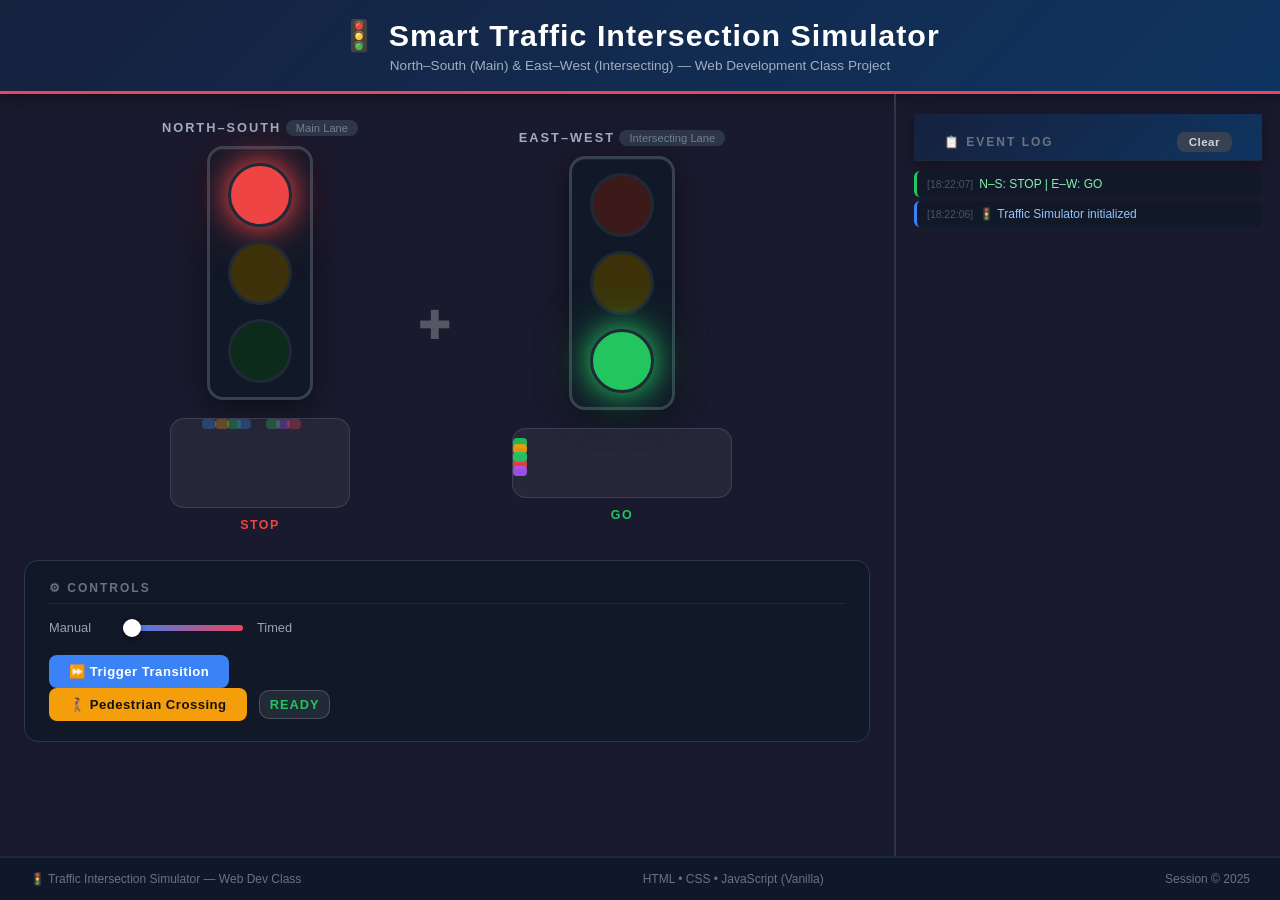
<file: index.html>
<!DOCTYPE html>
<html lang="en">
<head>
  <meta charset="UTF-8" />
  <meta name="viewport" content="width=device-width, initial-scale=1.0" />
  <title>Smart Traffic Intersection Simulator</title>
  <link rel="stylesheet" href="style.css" />
</head>
<body>

  <!-- ===== HEADER ===== -->
  <header>
    <h1>🚦 Smart Traffic Intersection Simulator</h1>
    <p>North–South (Main) &amp; East–West (Intersecting) — Web Development Class Project</p>
  </header>

  <!-- ===== MAIN CONTENT ===== -->
  <main class="main-content">

    <!-- LEFT: Simulation Panel (70%) -->
    <section class="simulation-panel">

      <!-- Traffic Lights -->
      <section class="intersection-container">

        <!-- North–South Light -->
        <figure class="traffic-light-unit">
          <figcaption>
            <span class="lane-label">North–South</span>
            <span class="lane-badge">Main Lane</span>
          </figcaption>
          <div class="traffic-light" id="ns-light">
            <div class="light red"    id="ns-red"></div>
            <div class="light yellow" id="ns-yellow"></div>
            <div class="light green"  id="ns-green"></div>
          </div>

          <div class="road" id="ns-road">
            <div class="particles vertical"></div>
          </div>

          <span class="state-text" id="ns-state-text">STOP</span>
        </figure>

        <!-- Intersection Icon -->
        <span class="intersection-icon" aria-hidden="true">✚</span>

        <!-- East–West Light -->
        <figure class="traffic-light-unit">
          <figcaption>
            <span class="lane-label">East–West</span>
            <span class="lane-badge">Intersecting Lane</span>
          </figcaption>
          <div class="traffic-light" id="ew-light">
            <div class="light red"    id="ew-red"></div>
            <div class="light yellow" id="ew-yellow"></div>
            <div class="light green"  id="ew-green"></div>
          </div>

          <div class="road" id="ew-road">
            <div class="particles horizontal"></div>
          </div>

          <span class="state-text" id="ew-state-text">GO</span>
        </figure>

      </section><!-- /intersection-container -->

      <!-- Controls Panel -->
      <section class="controls-panel">
        <h3>⚙ Controls</h3>

        <!-- Mode Toggle Slider -->
        <fieldset class="mode-toggle-row">
          <legend class="visually-hidden">Operating mode</legend>
          <span class="mode-label" id="label-manual">Manual</span>
          <input type="range" class="mode-slider" id="mode-slider" min="0" max="1" step="1" value="0" aria-label="Switch between manual and timed mode" />
          <span class="mode-label" id="label-timed">Timed</span>
        </fieldset>

        <!-- Manual Controls -->
        <fieldset class="control-group" id="manual-controls">
          <legend class="visually-hidden">Manual controls</legend>
          <button class="btn btn-primary" id="btn-transition">
            ⏩ Trigger Transition
          </button>
        </fieldset>

        <!-- Pedestrian Crossing -->
        <fieldset class="control-group pedestrian-group">
          <legend class="visually-hidden">Pedestrian crossing</legend>
          <button class="btn btn-warning" id="btn-pedestrian">
            🚶‍♀️ Pedestrian Crossing
          </button>
          <span id="pedestrian-status" class="pedestrian-status">READY</span>
        </fieldset>

        <!-- Timed Controls -->
        <fieldset class="control-group hidden" id="timed-controls">
          <legend class="visually-hidden">Timed controls</legend>
          <div class="timed-input-group">
            <label for="ns-time">N–S Go Time (sec)</label>
            <input type="text" id="ns-time" value="10" placeholder="e.g. 10" />
          </div>
          <div class="timed-input-group">
            <label for="ew-time">E–W Go Time (sec)</label>
            <input type="text" id="ew-time" value="7" placeholder="e.g. 7" />
          </div>
          <button class="btn btn-success" id="btn-start-timed">▶ Start</button>
          <button class="btn btn-danger"  id="btn-stop-timed">■ Stop</button>
        </fieldset>

      </section><!-- /controls-panel -->
    </section><!-- /simulation-panel -->

    <!-- RIGHT: Log Panel (30%) -->
    <aside class="log-panel">
      <header class="log-header">
        <h3>📋 Event Log</h3>
        <button class="btn btn-secondary btn-sm" id="btn-clear-log">Clear</button>
      </header>
      <div id="log-container"></div>
    </aside>

  </main><!-- /main-content -->

  <!-- ===== FOOTER ===== -->
  <footer>
    <span>🚦 Traffic Intersection Simulator — Web Dev Class</span>
    <span>HTML &bull; CSS &bull; JavaScript (Vanilla)</span>
    <span>Session &copy; 2025</span>
  </footer>

  <script src="script.js"></script>
</body>
</html>
</file>
<file: style.css>
/* ============================================================
   style.css — Smart Traffic Intersection Simulator
   Web Development Class — Session 1 Scaffold
   ============================================================ */

/* ─── RESET & BASE ─────────────────────────────────────────── */
* {
  box-sizing: border-box;
  margin: 0;
  padding: 0;
}

body {
  font-family: 'Segoe UI', Tahoma, Geneva, Verdana, sans-serif;
  background: #1a1a2e;
  color: #e0e0e0;
  display: flex;
  flex-direction: column;
  min-height: 100vh;
}

/* ─── HEADER ────────────────────────────────────────────────── */
header {
  background: linear-gradient(135deg, #16213e, #0f3460);
  padding: 18px 30px;
  text-align: center;
  border-bottom: 3px solid #e94560;
  box-shadow: 0 4px 15px rgba(0, 0, 0, 0.4);
}

header h1 {
  font-size: 1.9rem;
  font-weight: 700;
  color: #ffffff;
  letter-spacing: 1px;
}

header p {
  font-size: 0.85rem;
  color: #a0aec0;
  margin-top: 4px;
}

/* ─── MAIN LAYOUT ───────────────────────────────────────────── */
.main-content {
  display: flex;
  flex: 1;
  overflow: hidden;
}

/* ─── LEFT PANEL — Simulation (70%) ────────────────────────── */
.simulation-panel {
  width: 70%;
  padding: 24px;
  display: flex;
  flex-direction: column;
  align-items: center;
  gap: 28px;
  border-right: 2px solid #2d3748;
}

/* ─── INTERSECTION LAYOUT ───────────────────────────────────── */
.intersection-container {
  display: flex;
  gap: 60px;
  align-items: center;
  justify-content: center;
  flex-wrap: wrap;
}

.intersection-icon {
  font-size: 2.5rem;
  opacity: 0.3;
  user-select: none;
}

/* ─── TRAFFIC LIGHT UNIT ────────────────────────────────────── */
.traffic-light-unit {
  display: flex;
  flex-direction: column;
  align-items: center;
  gap: 10px;
}

.lane-label {
  font-size: 0.8rem;
  font-weight: 600;
  text-transform: uppercase;
  letter-spacing: 2px;
  color: #a0aec0;
}

/* ---------- Road / Traffic Particles ---------- */
.road {
  position: relative;
  width: 180px;
  height: 90px;
  margin-top: 8px;
  border-radius: 14px;
  background: rgba(255, 255, 255, 0.06);
  border: 1px solid rgba(148, 163, 184, 0.2);
  overflow: hidden;
}

.road#ew-road {
  width: 220px;
  height: 70px;
}

.particles {
  position: relative;
  width: 100%;
  height: 100%;
}

.particle {
  position: absolute;
  width: 14px;
  height: 10px;
  border-radius: 4px;
  opacity: 0.85;
  animation-iteration-count: infinite;
  animation-timing-function: linear;
}

.particles.horizontal .particle {
  top: 50%;
  transform: translateY(-50%);
  animation-name: drive-right;
}

.particles.vertical .particle {
  left: 50%;
  transform: translateX(-50%);
  animation-name: drive-down;
}

.particles.go .particle {
  animation-duration: var(--speed, 3s);
  animation-play-state: running;
  opacity: 0.9;
}

.particles.warning .particle {
  animation-duration: var(--speed, 5s);
  animation-play-state: running;
  opacity: 0.6;
}

.particles.stop .particle {
  animation-play-state: paused;
  opacity: 0.3;
}

@keyframes drive-right {
  0% { left: -20px; }
  100% { left: 110%; }
}

@keyframes drive-down {
  0% { top: -20px; }
  100% { top: 110%; }
}

.lane-badge {
  font-size: 0.7rem;
  background: #2d3748;
  padding: 2px 10px;
  border-radius: 20px;
  color: #718096;
  margin-top: -6px;
}

/* The light housing */
.traffic-light {
  background: #111827;
  border: 3px solid #374151;
  border-radius: 16px;
  padding: 14px 18px;
  display: flex;
  flex-direction: column;
  gap: 14px;
  box-shadow:
    0 8px 30px rgba(0, 0, 0, 0.5),
    inset 0 1px 0 rgba(255, 255, 255, 0.05);
}

/* Individual bulbs */
.light {
  width: 64px;
  height: 64px;
  border-radius: 50%;
  border: 3px solid #1f2937;
  transition: background-color 0.35s ease, box-shadow 0.35s ease;
}

/* ── Dimmed (off) states ── */
.light.red    { background: #3d1a1a; }
.light.yellow { background: #3d320a; }
.light.green  { background: #0d2b1a; }

/* ── Active (glowing) states ── */
.light.red.active {
  background: #ef4444;
  box-shadow: 0 0 28px #ef4444, 0 0 60px rgba(239, 68, 68, 0.4);
}
.light.yellow.active {
  background: #eab308;
  box-shadow: 0 0 28px #eab308, 0 0 60px rgba(234, 179, 8, 0.4);
}
.light.green.active {
  background: #22c55e;
  box-shadow: 0 0 28px #22c55e, 0 0 60px rgba(34, 197, 94, 0.4);
}

/* State label below each light */
.state-text {
  font-size: 0.78rem;
  font-weight: 600;
  text-transform: uppercase;
  letter-spacing: 1.5px;
  color: #9ca3af;
  text-align: center;
}

/* ─── CONTROLS PANEL ────────────────────────────────────────── */
.controls-panel {
  width: 100%;
  background: #111827;
  border: 1px solid #2d3748;
  border-radius: 14px;
  padding: 20px 24px;
}

.controls-panel h3 {
  font-size: 0.75rem;
  text-transform: uppercase;
  letter-spacing: 2px;
  color: #6b7280;
  margin-bottom: 16px;
  border-bottom: 1px solid #1f2937;
  padding-bottom: 8px;
}

/* ── Mode Slider Row ── */
.mode-toggle-row {
  display: flex;
  align-items: center;
  gap: 14px;
  margin-bottom: 20px;
}

.mode-label {
  font-size: 0.8rem;
  color: #9ca3af;
  min-width: 60px;
}

.mode-label.active-label {
  color: #e94560;
  font-weight: 700;
}

input[type="range"].mode-slider {
  -webkit-appearance: none;
  width: 120px;
  height: 6px;
  border-radius: 3px;
  background: linear-gradient(to right, #3b82f6, #e94560);
  outline: none;
  cursor: pointer;
}

input[type="range"].mode-slider::-webkit-slider-thumb {
  -webkit-appearance: none;
  width: 18px;
  height: 18px;
  border-radius: 50%;
  background: #ffffff;
  box-shadow: 0 2px 6px rgba(0, 0, 0, 0.4);
  transition: transform 0.2s;
}

input[type="range"].mode-slider::-webkit-slider-thumb:hover {
  transform: scale(1.2);
}

/* ── Control Groups ── */
.control-group {
  display: flex;
  gap: 12px;
  align-items: center;
  flex-wrap: wrap;
}

/* ── Timed Input Fields ── */
.timed-input-group {
  display: flex;
  flex-direction: column;
  gap: 4px;
}

.timed-input-group label {
  font-size: 0.7rem;
  color: #6b7280;
  text-transform: uppercase;
  letter-spacing: 1px;
}

.timed-input-group input[type="text"] {
  width: 120px;
  padding: 7px 10px;
  background: #1f2937;
  border: 1px solid #374151;
  border-radius: 8px;
  color: #e5e7eb;
  font-size: 0.82rem;
  outline: none;
  transition: border-color 0.2s;
}

.timed-input-group input[type="text"]:focus {
  border-color: #3b82f6;
}

/* ─── UTILITY ────────────────────────────────────────────────── */
.hidden {
  display: none !important;
}

.visually-hidden {
  position: absolute;
  width: 1px;
  height: 1px;
  padding: 0;
  margin: -1px;
  overflow: hidden;
  clip: rect(0, 0, 0, 0);
  white-space: nowrap;
  border: 0;
}

/* Reset fieldset for consistent layout */
fieldset {
  border: none;
  padding: 0;
  margin: 0;
  min-width: 0;
}

/* ─── BUTTONS ────────────────────────────────────────────────── */
.btn {
  padding: 9px 20px;
  border: none;
  border-radius: 8px;
  font-size: 0.82rem;
  font-weight: 600;
  cursor: pointer;
  letter-spacing: 0.5px;
  transition: transform 0.15s, box-shadow 0.15s, opacity 0.15s;
}

.btn:hover {
  transform: translateY(-1px);
  box-shadow: 0 4px 12px rgba(0, 0, 0, 0.3);
}

.btn:active {
  transform: translateY(0);
}

.btn:disabled {
  opacity: 0.4;
  cursor: not-allowed;
  transform: none;
}

.btn-primary   { background: #3b82f6; color: #ffffff; }
.btn-warning   { background: #f59e0b; color: #111111; }
.btn-danger    { background: #ef4444; color: #ffffff; }
.btn-success   { background: #22c55e; color: #111111; }
.btn-secondary { background: #374151; color: #d1d5db; }

.btn-sm {
  padding: 4px 12px;
  font-size: 0.72rem;
}

.pedestrian-status {
  font-size: 0.8rem;
  font-weight: 700;
  letter-spacing: 1px;
  padding: 6px 10px;
  border-radius: 10px;
  background: rgba(255, 255, 255, 0.08);
  color: #22c55e;
  border: 1px solid rgba(255, 255, 255, 0.18);
}

/* ─── RIGHT PANEL — Log (30%) ────────────────────────────────── */
.log-panel {
  width: 30%;
  padding: 20px 18px;
  display: flex;
  flex-direction: column;
  gap: 10px;
}

.log-header {
  display: flex;
  align-items: center;
  justify-content: space-between;
  border-bottom: 1px solid #1f2937;
  padding-bottom: 8px;
}

.log-header h3 {
  font-size: 0.75rem;
  text-transform: uppercase;
  letter-spacing: 2px;
  color: #6b7280;
}

#log-container {
  flex: 1;
  overflow-y: auto;
  display: flex;
  flex-direction: column;
  gap: 4px;
  max-height: 420px;
}

/* Individual log entries */
.log-entry {
  font-size: 0.75rem;
  padding: 6px 10px;
  border-radius: 6px;
  border-left: 3px solid transparent;
  background: #111827;
  color: #9ca3af;
  word-break: break-word;
}

.log-entry .log-time {
  color: #4b5563;
  font-size: 0.65rem;
  margin-right: 6px;
}

/* Log entry color types */
.log-entry.info    { border-left-color: #3b82f6; color: #93c5fd; }
.log-entry.success { border-left-color: #22c55e; color: #86efac; }
.log-entry.warning { border-left-color: #f59e0b; color: #fde68a; }
.log-entry.danger  { border-left-color: #ef4444; color: #fca5a5; }

/* ─── FOOTER ─────────────────────────────────────────────────── */
footer {
  background: #0f172a;
  border-top: 2px solid #1e293b;
  padding: 14px 30px;
  display: flex;
  justify-content: space-between;
  align-items: center;
  font-size: 0.75rem;
  color: #4b5563;
}

footer span {
  color: #6b7280;
}

/* ─── SCROLLBAR ──────────────────────────────────────────────── */
::-webkit-scrollbar          { width: 5px; }
::-webkit-scrollbar-track    { background: #111827; }
::-webkit-scrollbar-thumb    { background: #374151; border-radius: 3px; }
</file>
